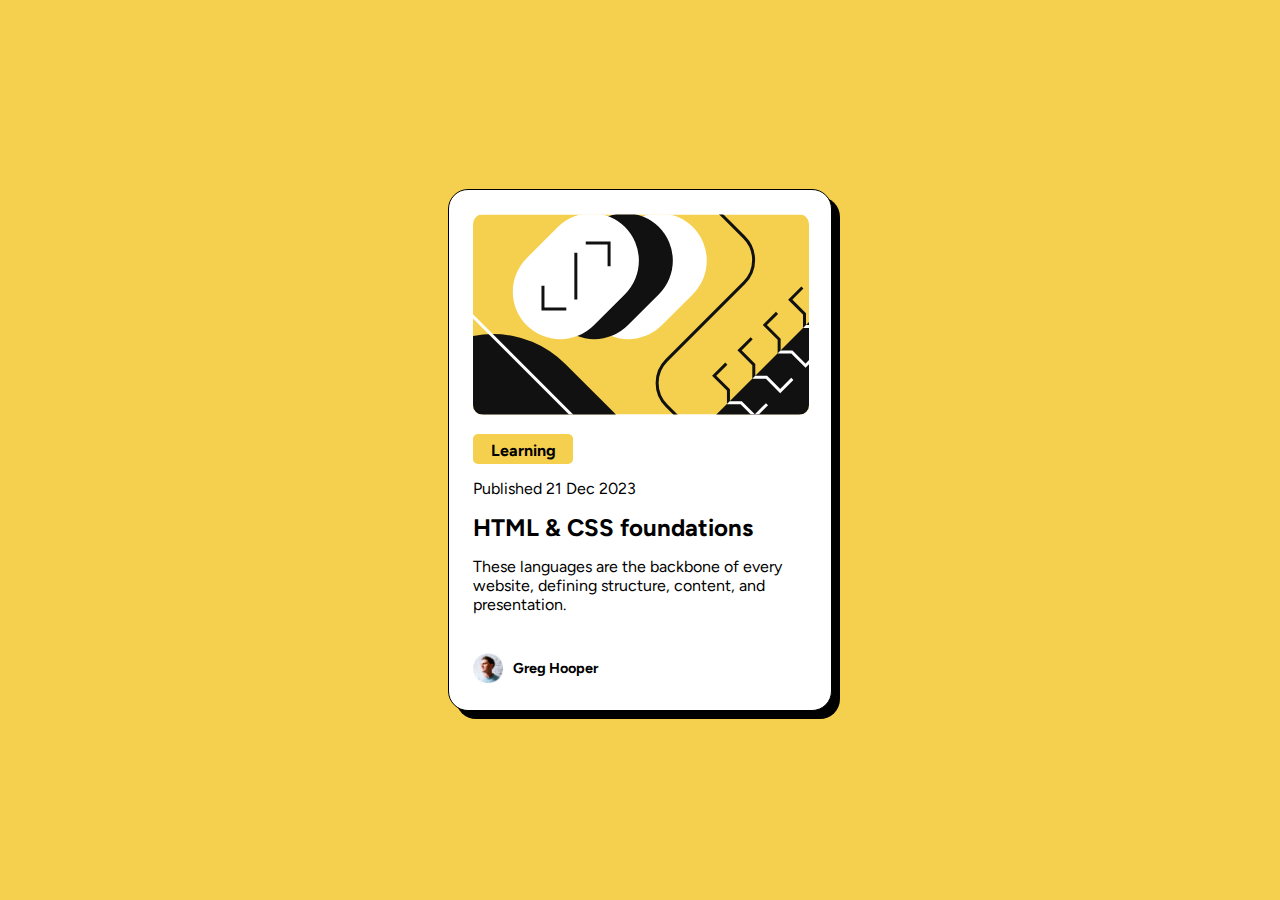
<file: index.html>
<!DOCTYPE html>
<html lang="en">
<head>
    <meta charset="UTF-8">
    <meta name="viewport" content="width=device-width, initial-scale=1.0">
    <title>Frontend Mentor | Blog preview card</title>
    <link rel="stylesheet" href="style.css">
    <link rel="shortcut icon" href="assets/images/favicon-32x32.png" type="image/x-icon">
</head>
<body>
    <main>
        <div class="card-principal">
            <img src="assets/images/illustration-article.svg" alt="ilustração-do-artigo" class="img-principal">
            <h3>Learning</h3>
            <p>Published 21 Dec 2023</p>
            <h1>HTML & CSS foundations</h1>
            <P>These languages are the backbone of every website, defining structure, content, and presentation.</P>

            <div class="img-avatar">
                <img src="assets/images/image-avatar.webp" alt="perfil">
                <P><strong>Greg Hooper</strong></P>
            </div>
        </div>
    </main>
</body>
</html>
</file>
<file: style.css>
@import url('https://fonts.googleapis.com/css2?family=Figtree:ital,wght@0,300..900;1,300..900&display=swap');


*{
    padding: 0;
    margin: 0;
    box-sizing: border-box;
}

body{
    height: 100vh;
    background-color: hsl(47, 88%, 63%);

    display: flex;
    justify-content: center;
    align-items: center;
}

.card-principal {
    background-color: hsl(0, 0%, 100%);
    width: 90%;
    width: 384px;
    height: 522px;
    padding: 24px;
    border: 1px solid black;
    box-shadow: 8px 8px 0px black;
    border-radius: 20px;  
}

.img-principal {
    border-radius: 10px;
    margin-bottom: 15px;
}

h1
{
    font-family: "Figtree", sans-serif;
    font-size: 1.5em;
}

h3 {
    background-color: hsl(47, 88%, 63%);
    width: 100px;
    height: 30px;
    border-radius: 5px;
    text-align: center;
    font-size: 1em;
    font-family: "Figtree", sans-serif;
    padding: 6.5px;
}

p {
    font-family: "Figtree", sans-serif;
    font-size: 1em;
    margin: 15px 0px ;
}

.img-avatar {
    display: flex;
    flex-direction: row;
    align-items: center; 
    gap: 10px;

    margin-top: 30px;
    
}

.img-avatar > p {
    font-size: 0.9em;

}

.img-avatar > img {
    width: 30px;
}

@media (max-width: 480px) {

    .card-principal {
        max-width: 300px; 
        padding: 16px;  
        height: 450px;
            
    }
    .img-principal {
        width: 268px;

    }

    h1 {
        font-size: 1.2em;   /* título menor */
    }

    p {
        font-size: 0.9em;   /* texto menor */
    }

    h3 {
        font-size: 0.85em;
        padding: 5px 8px;
    }
}
</file>
